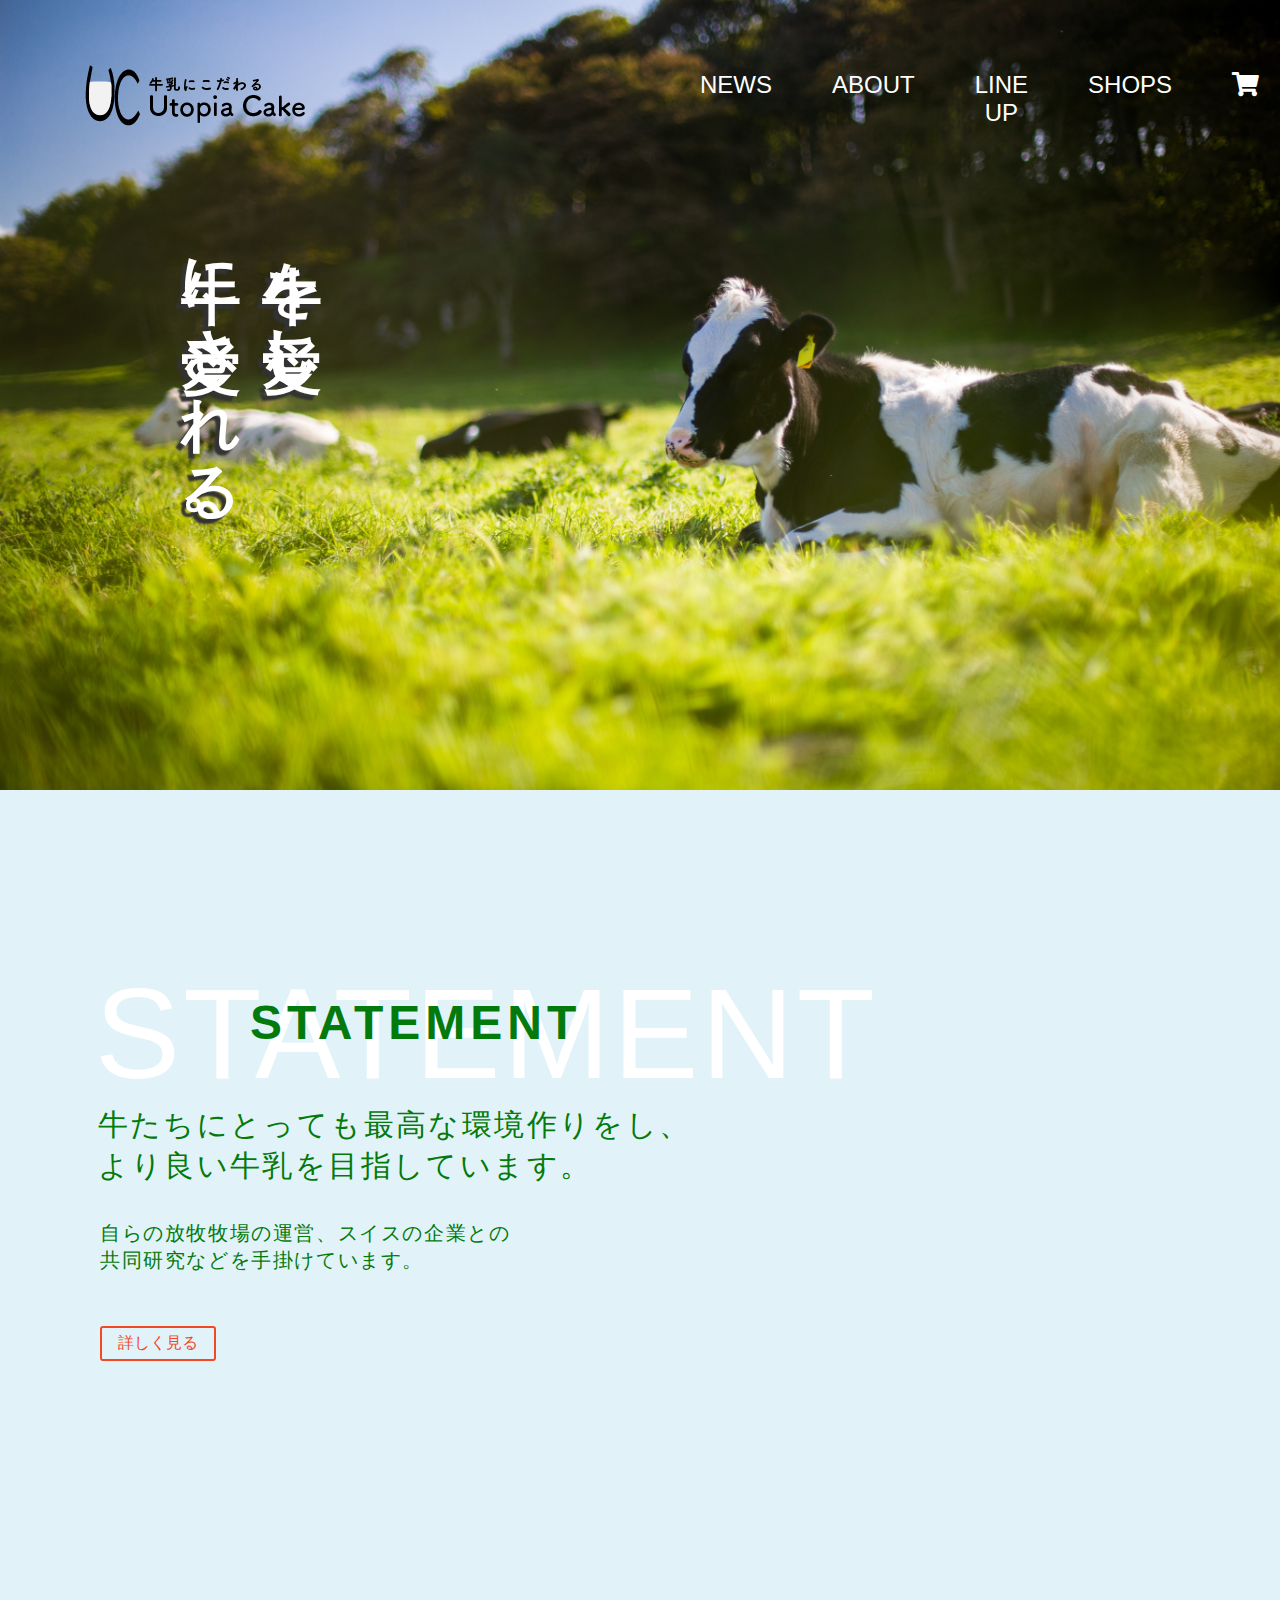
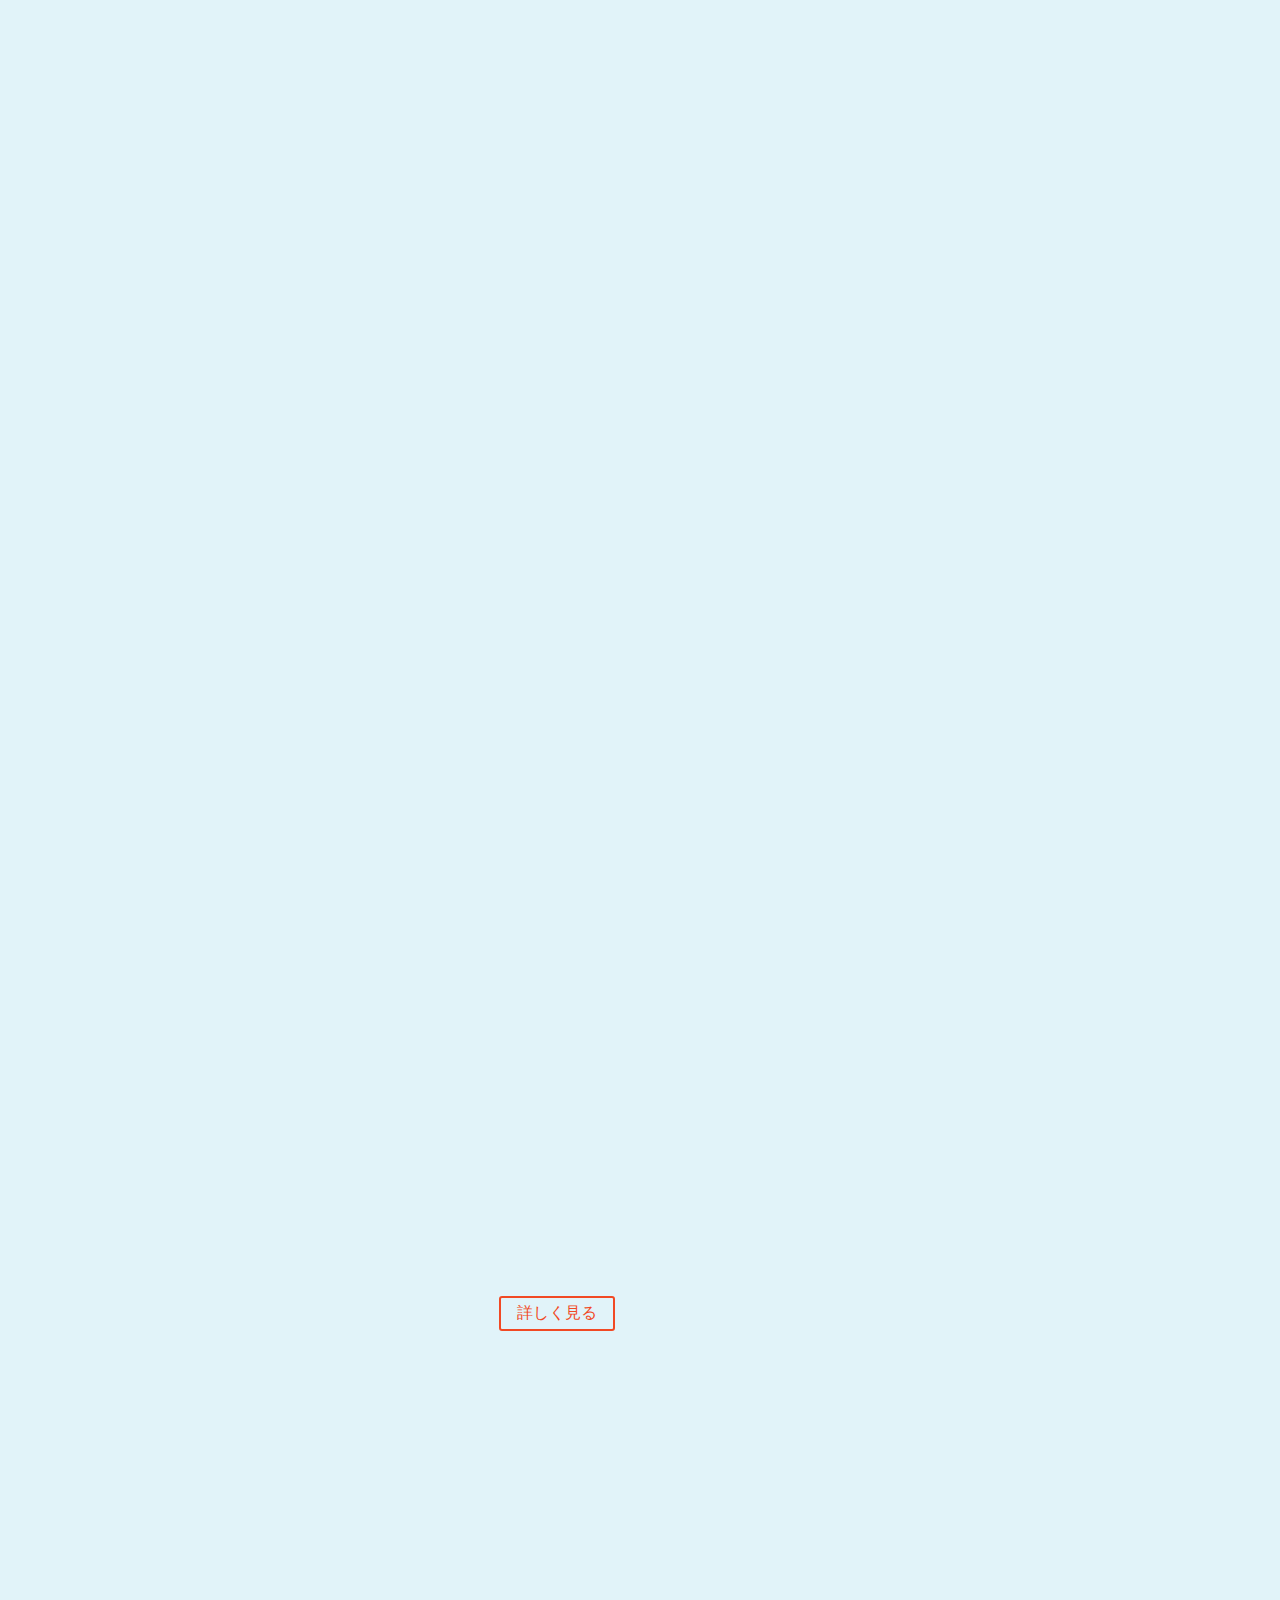
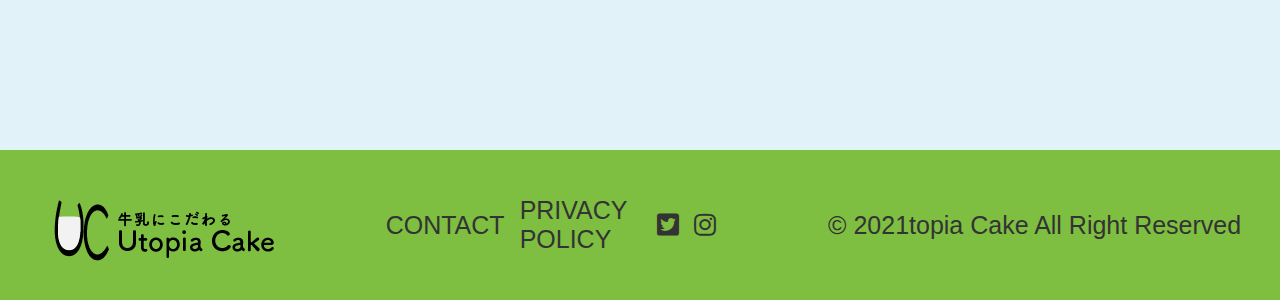
<file: index.html>
<!DOCTYPE html>
<html lang="ja">
<head>
  <meta charset="UTF-8">
  <meta http-equiv="X-UA-Compatible" content="IE=edge">
  <meta name="viewport" content="width=device-width">
  <title>Utopia Cake</title>
  <link rel="stylesheet" href="css/style.css">
  <meta name="viewport" content="width=device-width, initial-scale=1">
  <link href="https://use.fontawesome.com/releases/v5.6.1/css/all.css" rel="stylesheet">
  <link href="https://fonts.googleapis.com/css2?family=Lato:wght@400;700&family=Noto+Sans+JP:wght@400;700&display=swap"
    rel="stylesheet">
  <script type="text/javascript" src="http://code.jquery.com/jquery-2.2.3.min.js"></script>
  <script src="js/script.js" type="text/javascript"></script>
</head>
<body>
  <header>
    <div class="header-wrapper">
      <div class="header-nav__left">
        <a href="index.html">
          <img src="img/utopia_cake_logo.png" alt="ロゴ">
        </a>
      </div>
      <div class="header-nav__right">
        <ul>
          <li>
            <a href="#">NEWS</a>
          </li>
          <li>
            <a href="#">ABOUT</a>
          </li>
          <li>
            <a href="#">LINE UP</a>
          </li>
          <li>
            <a href="#">SHOPS</a>
          </li>
          <li>
            <a href="#">
              <i class="fas fa-shopping-cart"></i>
            </a>
          </li>
        </ul>
      </div>
    </div>
    <div class="header-text">
      <h1>
        牛を愛し、<br>
        牛に愛される。
      </h1>
    </div>
  </header>

  <main>
    <div class="top">
      <div class="top__right--sp">
        <img src="img/top_sp.jpg" alt="牛の写真" class="sp">
      </div>
      <div class="top__left">
        <div class="top__left--back">
          <p>STATEMENT</p>
        </div>
        <div class="top__left--front">
          <h3>STATEMENT</h3>
        </div>
        <p class="top__left--title">
          牛たちにとっても最高な環境作りをし、<br>
          より良い牛乳を目指しています。
        </p>
        <p class="top__left--text">
          自らの放牧牧場の運営、スイスの企業との<br>
          共同研究などを手掛けています。
        </p>
        <div  class="top-btn">
          <a href="#">詳しく見る</a>
        </div>
      </div>
      <div class="top__right">
        <img src="img/top.jpg" alt="牛の写真" class="pc">
      </div>
    </div>

     <div class="middle">
      <div class="middle__left">
        <img src="img/middle.jpg" alt="ケーキの写真" class="pc">
      </div>
      <div class="middle__left--sp">
        <img src="img/middle_sp.jpg" alt="ケーキの写真" class="sp">
      </div>
      <div class="middle__right">
        <div class="middle__right--back">
          <p>PRODUCT</p>
        </div>
        <div class="middle__right--front">
          <h3>PRODUCT</h3>
        </div>
        <p class="middle__right--title">
          季節によって味の変わる牛乳に合った<br>
          スイーツ作りをしています。
        </p>
        <p class="middle__right--text">
          現在は、イチゴをたっぷりと使用した<br>
          スイーツを販売しております。
        </p>
        <div class="middle-btn">
          <a href="#">詳しく見る</a>
        </div>
      </div>
    </div>

    <div class="bottom">
      <div class="bottom__left">
        <div class="bottom__left--back">
          <p>LINE UP</p>
        </div>
        <div class="bottom__left--front">
          <h3>LINE UP</h3>
        </div>
      </div>
      <div class="bottom__image--sp">
        <img src="img/bottom_image_left.jpg" alt="ケーキの写真">
      </div>
      <ul class="bottom__contents">
        <li class="bottom__contents--item">
          <img src="img/bottom_image_left.jpg" alt="ケーキの写真">
        </li>
        <li class="bottom__contents--item">
          <img src="img/bottom_image_middle.jpg" alt="牛乳の写真">
        </li>
        <li class="bottom__contents--item">
          <img src="img/bottom_image_right.jpg" alt="抹茶ケーキの写真">
        </li>
      </ul>
      <div class="bottom-btn">
        <a href="#">詳しく見る</a>
      </div>
    </div>
    <p id="top">
      <a href="#"><i class="fas fa-arrow-up"></i></a>
    </p>
  </main>

  <footer>
    <div class="footer__left">
      <a href="index.html"><img src="img/utopia_cake_logo.png" alt="ロゴ"></a>
    </div>
    <div class="footer__center">
      <ul>
        <li>
          <a href="#">CONTACT</a>
        </li>
        <li>
          <a href="#">PRIVACY POLICY</a>
        </li>
        <li>
          <a href="#"><i class="fab fa-twitter-square"></i></a>
        </li>
        <li>
          <a href="#"><i class="fab fa-instagram"></i></a>
        </li>
      </ul>
    </div>
    <div class="footer__right">
      <p>© 2021topia Cake All Right Reserved</p>
    </div>
  </footer>
</body>
</html>
</file>
<file: css/style.css>
* {
  padding: 0;
  margin: 0;
}
body {
  font-family: "Apple Symbols","Segoe UI Emoji", "Hannotate SC","MS UIゴシック", sans-serif;
  background-color: #e1f3f9;
}


  .pc, .top__right, .middle__left, .bottom__contents { display: none !important; }

  /* -----header----- */

  header {
    height: 600px;
    width: 100%;
    background-image: url("../img/header_sp.jpg");
    background-size: cover;
    opacity: 0;
    transform: translate(0, -20px);
    transition: all 1s ease-out;
  }

  .header-wrapper {
    height: 25%;
    width: 100%;
    padding-top: 5%;
  }

  .header-nav__left {
    text-align: center;
  }

  .header-nav__right ul {
    font-size: 0;
  }

  .header-nav__right ul li {
    font-size: 1.5rem;
    display: inline-block;
    width: 20%;
    text-align: center;
  }

  .header-nav__right a {
    color: #fff;
    text-decoration: none;
  }

  .header-nav__right ul li a:active {
    padding: 5%;
    background-color: #333;
  }

  .header-text {
    height: 75%;
  }

  .header-text h1 {
    writing-mode: vertical-rl;
    color: #fff;
    font-size: 3em;
    text-shadow: -5px 5px 2px #333333;
    margin: 5% 0 0 10%;
    transform: translate(-20px, 0);
    transition: all 1.5s ease-out;
  }

/* -----topコンテンツ----- */

  .top__right--sp {
    height: 300px;
    position: relative;
  }

  .top__right--sp img{
    position: absolute;
    top: 0;
    right: 0;
    bottom: 0;
    left: 0;
    margin: auto;
  }

  .top__left {
    height: 9.375em;
    width: 100%;
    position: relative;
  }

  .top__left--back {
    position: absolute;
    top: -5em;
    left: 0;
    right: 0;
    letter-spacing: 3px;
    color: #fff;
  }

  .top__left--back p {
    font-size: 4.8em;
    text-align: center;
    color: #fff;
  }

  .top__left--front {
    position: absolute;
    top: -3.5em;
    left: 0;
    right: 0;
    color: #037a0b;
  }

  .top__left--front h3 {
    font-size: 2em;
    text-align: center;
    color: #037a0b;
  }

  .top__left--title {
    text-align: center;
    color: #037a0b;
    font-size: 1em;
    letter-spacing: 0.08em;
  }

  .top__left--text {
    text-align: center;
    color: #037a0b;
    font-size: 0.625em;
    letter-spacing: 0.08em;
    margin-top: 0.5em;
  }

  .top-btn {
    display: inline-block;
    margin-top: 1em;
    display: flex;
    justify-content: center;
  }

  .top-btn a {
    color: #f14924;
    text-decoration: none;
    border: solid 2px #f14924;
    border-radius: 3px;
    padding: 0.2em 0.1em;
  }


/* -----上に戻るボタン(topコンテンツから表示)----- */

  #top {
    position: fixed;
    bottom: 60px;
    right: 20px;
    font-size: 30px;
    line-height: 0.5;
    z-index: 99;
  }
  #top a {
    background: #72C7CA;
    color: #fff;
    width: 60px;
    padding: 15px 0;
    text-align: center;
    display: block;
    border-radius: 90px;
    opacity: 0.5;
    transition: all .3s ease;
  }

/* -----middleコンテンツ----- */

  .middle__left--sp {
    height: 18.75em;
    position: relative;
    margin-top: -1.5em;
  }

  .middle__left--sp img{
    position: absolute;
    top: 0;
    right: 0;
    bottom: 0;
    left: 0;
    margin: auto;
  }

  .middle__right {
    height: 9.375em;
    width: 100%;
    position: relative;
  }

  .middle__right--back {
    position: absolute;
    top: -5em;
    left: 0;
    right: 0;
  }

  .middle__right--back p {
    font-size: 5.2em;
    text-align: center;
    color: #fff;
  }

 .middle__right--front {
    position: absolute;
    top: -3.5em;
    left: 0;
    right: 0;
  }

  .middle__right--front h3 {
    font-size: 2em;
    text-align: center;
    color: #037a0b;
  }

  .middle__right--title {
    text-align: center;
    color: #037a0b;
    font-size: 1em;
    letter-spacing: 0.08em;
  }

  .middle__right--text {
    text-align: center;
    color: #037a0b;
    font-size: 0.625em;
    letter-spacing: 0.08em;
    margin-top: 0.5em;
  }

  .middle-btn {
    display: inline-block;
    margin-top: 1em;
    display: flex;
    justify-content: center;
  }

  .middle-btn a {
    color: #f14924;
    text-decoration: none;
    border: solid 2px #f14924;
    border-radius: 3px;
    padding: 0.2em 0.1em;
  }

  .middle-btn:active {
    background: #f14924;
    color: #fff;
  }

/* ------bottomコンテンツ------ */

  .bottom__image--sp {
    height: 18.75em;
    position: relative;
  }

  .bottom__image--sp img{
    height: 18.75em;
    width: 20em;
    position: absolute;
    top: -3.5em;
    right: 0;
    bottom: 0;
    left: 0;
    margin: auto;
  }

  .bottom__left {
    height: 9.375em;
    width: 100%;
    position: relative;
  }

  .bottom__left--back {
    position: absolute;
    top: 0.5em;
    left: 0;
    right: 0;
  }

  .bottom__left--back p {
    font-size: 5.2em;
    text-align: center;
    color: #fff;
  }

  .bottom__left--front {
    position: absolute;
    top: 2em;
    left: 0;
    right: 0;
  }

  .bottom__left--front h3 {
    font-size: 2em;
    text-align: center;
    color: #037a0b;
  }

  .bottom-btn {
    display: inline-block;
    margin-top: 1em;
    display: flex;
    justify-content: center;
  }

  .bottom-btn a {
    color: #f14924;
    text-decoration: none;
    border: solid 2px #f14924;
    border-radius: 3px;
    padding: 0.2em 0.1em;
  }

/* -----------footer----------- */

  footer {
    height: 9.375em;
    width: 100%;
    background-color: #7ebf41;
    margin-top: 15%;
  }

  .footer__left {
    height: 6.25em;
    width: 100%;
    display: flex;
    align-items: center;
    justify-content: center;
  }

  .footer__left img {
    margin-top: 3%;
  }

  .footer__center ul {
    width: 90%;
    display: flex;
    align-items: center;
    justify-content: center;
    margin: auto;
    font-size: 1.5625em;
    color: #333333;
    list-style: none;
  }

  .footer__center li {
    margin: auto;
  }

  .footer__center a {
    text-decoration: none;
    color: #333333;
  }

  .footer__right {
    font-size: 1em;
    color: #333333;
    text-align: center;
  }


/* ----------タブレット用コーディング---------- */
@media screen and (min-width: 600px) and (max-width:1024px) {
  .pc, .top__right, .middle__left, .bottom__contents { display: block !important; }
  .sp, .top__right--sp, .middle__left--sp, .bottom__image--sp, .bottom__image--sp { display: none !important; }

  header {
    /* height: 900px; */
    background-image: url("../img/header_pc.jpg");
    background-size:cover;
  }

  .header-text h1 {
    position: absolute;
    top: 3.5em;
    left: 1.5em;
  }

  .top {
    height: 21.25em;
  }

 .top__left {
    height: 150px;
    width: 100%;
    position: relative;
  }

  .top__left--back {
    position: absolute;
    top: 4em;
    left: -20em;
  }

  .top__left--front {
    position: absolute;
    top: 5.2em;
    left: -18em;
  }

  .top__left--title {
    position: absolute;
    top: 9.5em;
    left: 3.5em;
    text-align: initial;
  }

  .top__left--text {
    position: absolute;
    top: 18.5em;
    left: 5.5em;
    text-align: initial;
  }

  .top-btn {
    position: absolute;
    top: 14em;
    left: 3.4em;
  }

  .top__right img {
    height: 14em;
    width: 18em;
    position: absolute;
    top: -6em;
    right: 3.5em;
  }

/* -----middleコンテンツ----- */

  .middle {
    height: 21.25em;
    margin-top: 3em;
  }

  .middle__right {
    height: 150px;
    width: 100%;
    position: relative;
  }

  .middle__right--back {
    position: absolute;
    top: -2em;
    left: 21em;
  }

 .middle__right--front {
    position: absolute;
    top: -0.5em;
    left: 20em;
  }

  .middle__right--title {
    position: absolute;
    top: 3em;
    right: 3.5em;
    text-align: initial;
  }

  .middle__right--text {
    position: absolute;
    top: 9em;
    right: 16.5em;
    text-align: initial;
  }

  .middle-btn {
    position: absolute;
    top: 8em;
    right: 16.5em;
  }

  .middle__left img {
    position: absolute;
    left: 3em;
    top: -2em;
    height: 14em;
    width: 18em;
  }

/* -----bottomコンテンツ----- */

  .bottom {
    margin-top: -5em;
    height: 28.125em;
  }

  .bottom__left {
    height: 150px;
    width: 100%;
    position: relative;
  }

  .bottom__left--back {
    position: absolute;
    top: 5%;
    left: 0;
    right: 0;
  }

  .bottom__left--back p {
    font-size: 5.2em;
    text-align: center;
    color: #fff;
  }

  .bottom__left--front {
    position: absolute;
    top: 20%;
    left: 0;
    right: 0;
  }

  .bottom-btn {
    position: absolute;
    top: 102em;
    right: 0em;
    left: 0em;
  }

  .bottom__contents {
    width: 88%;
    margin: auto;
    text-align: center;
  }

  .bottom__contents--item {
    list-style: none;
    margin: auto;
    display: inline;
  }

  .bottom__contents--item img {
    height: 190px;
    width: 200px;
  }

  footer {
    margin-top: 4em;
  }

}


/* ----------PC用コーディング---------- */

@media screen and (min-width: 1280px) {
  .pc, .top__right, .middle__left, .bottom__contents { display: block !important; }
  .sp, .top__right--sp, .middle__left--sp, .bottom__image--sp, .bottom__image--sp { display: none !important; }

/* ----------header---------- */

  header {
    height: 790px;
    background-image: url("../img/header_pc.jpg");
    background-size:cover;
  }

  .header-nav__left {
    margin-left: 80px;
  }

  .header-wrapper {
    display: flex;
    align-items: center;
    justify-content: space-between;
    padding-top: 0px;
  }

  .header-nav__right {
    width: 50%;
  }

  .header-nav__right ul {
    list-style: none;
    display: flex;
    margin-right: 80px;
  }

  .header-nav__right li{
    font-size: 25px;
    margin: 0 0 0 60px;
  }

  .header-nav__right a {
    transition: .4s;
  }

  .header-nav__right a:hover {
    color: #037a0b;
  }

  .header-text h1{
    height: 500px;
    font-size: 60px;
    text-shadow: -5px 5px 2px #333333;
    margin: 20px 0 0 170px;
    opacity: 0;
  }

  /* -----topコンテンツ------ */

  .top{
    height: 650px;
    position: relative;
  }

  .top__left {
    height: 600px;
    width: 100%;
    position: relative;
  }

  .top__left--back {
    position: absolute;
    top: 10.625em;
    left: 5.9275em;
  }
  .top__left--back p {
    font-size: 8em;
    text-align: initial;
  }

  .top__left--front {
    position: absolute;
    top: 12.8125em;
    left: 15.625em;
  }
  .top__left--front h3 {
    font-size: 3em;
    text-align: initial;
    letter-spacing: 5px;
  }

  .top__left--title {
    font-size: 1.875em;
    position: absolute;
    top: 10.5em;
    left: 3.25em;
    text-align: initial;
  }

  .top__left--text {
    text-align: initial;
    font-size: 1.25em;
    color: #037a0b;
    position: absolute;
    top: 21em;
    left: 5em;
  }

  .top-btn {
    transition: .4s;
    position: absolute;
    top: 520px;
    left: 100px;
  }

  .top-btn a {
    padding: 0.3em 1em;
  }

  .top-btn:hover {
    opacity: 0.5;
  }

  .top__right img {
    height: 450px;
    width: 600px;
    position: absolute;
    top: -28em;
    right: 6.25em;
  }

  /* -----topコンテンツのアニメーション----- */

  .top__left {
    opacity: 0;
    transform: translate(-20px, 0);
    transition: all 3s ease-out;
  }

  .top__right {
    opacity: 0;
    transform: translate(0, 20px);
    transition: all 3s ease-out;
  }

  #top a:hover {
    text-decoration: none;
    opacity: 0.9;
  }

  /* ----------middleコンテンツ---------- */

  .middle__left {
    height: 650px;
    position: relative;
  }

  .middle__right--back {
    letter-spacing: 0.3125em;
    position: absolute;
    top: -30em;
    left: 30em;
  }

  .middle__right--back p {
    font-size: 8em;
  }

  .middle__right--front {
    letter-spacing: 0.3125em;
    position: absolute;
    top: -27.5em;
    right: 25em;
  }

  .middle__right--front h3 {
    font-size: 2.5em;
    text-align: right;
  }

  .middle__right--title {
    font-size: 1.875em;
    position: absolute;
    top: -11em;
    right: 5.25em;
    text-align: initial;
  }

  .middle__right--text {
    font-size: 1.25em;
    position: absolute;
    top: -11.5em;
    right: 17em;
    text-align: initial;
  }

  .middle-btn {
    position: absolute;
    top: -8.5em;
    right: 37em;
    transition: .4s;
  }

  .middle-btn a {
    padding: 0.3em 1em;
  }

  .middle-btn:hover {
    opacity: 0.5;
  }

  .middle__left img {
    height: 450px;
    width: 600px;
    position: absolute;
    top: 150px;
    left: 100px;
  }

  /* -----middleコンテンツのアニメーション----- */

  .middle__left {
    opacity: 0;
    transform: translate(0, 20px);
    transition: all 3s ease-out;
  }

  .middle__right {
    opacity: 0;
    transform: translate(20px, 0);
    transition: all 3s ease-out;
  }

  /* ----------bottomコンテンツ---------- */

  .bottom__left {
    position: relative;
  }

  .bottom__left--back {
    position: absolute;
    top: -5em;
    left: 0;
    right: 0;
  }

  .bottom__left--back p {
    font-size: 8.75em;
    letter-spacing: 3px;
  }

  .bottom__left--front {
    position: absolute;
    top: -2.5em;
    left: 39em;
  }

  .bottom__left--front h3 {
    font-size: 3em;
    letter-spacing: 0.1875em;
    text-align: initial;
  }

  .bottom__contents {
    width: 88%;
    margin: auto;
    text-align: center;
  }

  .bottom__contents--item {
    list-style: none;
    margin: auto;
    display: inline;
  }

  .bottom__contents--item img {
    height: 380px;
    width: 400px;
  }

  .bottom-btn {
    transition: .4s;
    position: absolute;
    top: 180em;
    right: 665px;
  }

  .bottom-btn a {
    padding: 0.3em 1em;
  }

  .bottom-btn a:hover {
    opacity: 0.5;
  }

  /* ----------bottomコンテンツのアニメーション---------- */

  .bottom__left {
    opacity: 0;
    transform: translateY(20px);
    transition: all 2s 0s ease-out;
  }

  .bottom__contents{
    opacity: 0;
    transform: translateY(20px);
    transition: all 1s 0s ease-out;
  }

  /* ----------footer---------- */

  footer {
    display: flex;
    justify-content: space-around;
    align-items: center;
  }

  .footer__left {
    width: 250px;
    margin-top: 10px;
  }

  .footer__center {
    width: 30%;
  }

  .footer__center li {
    margin-right: 15px;
  }

  .footer__center a:hover {
    transition: .4s;
    border-bottom: solid 2px #f356fc ;
    color: #e1f3f9;
  }

  .footer__right {
    font-size: 25px;
  }
}
</file>
